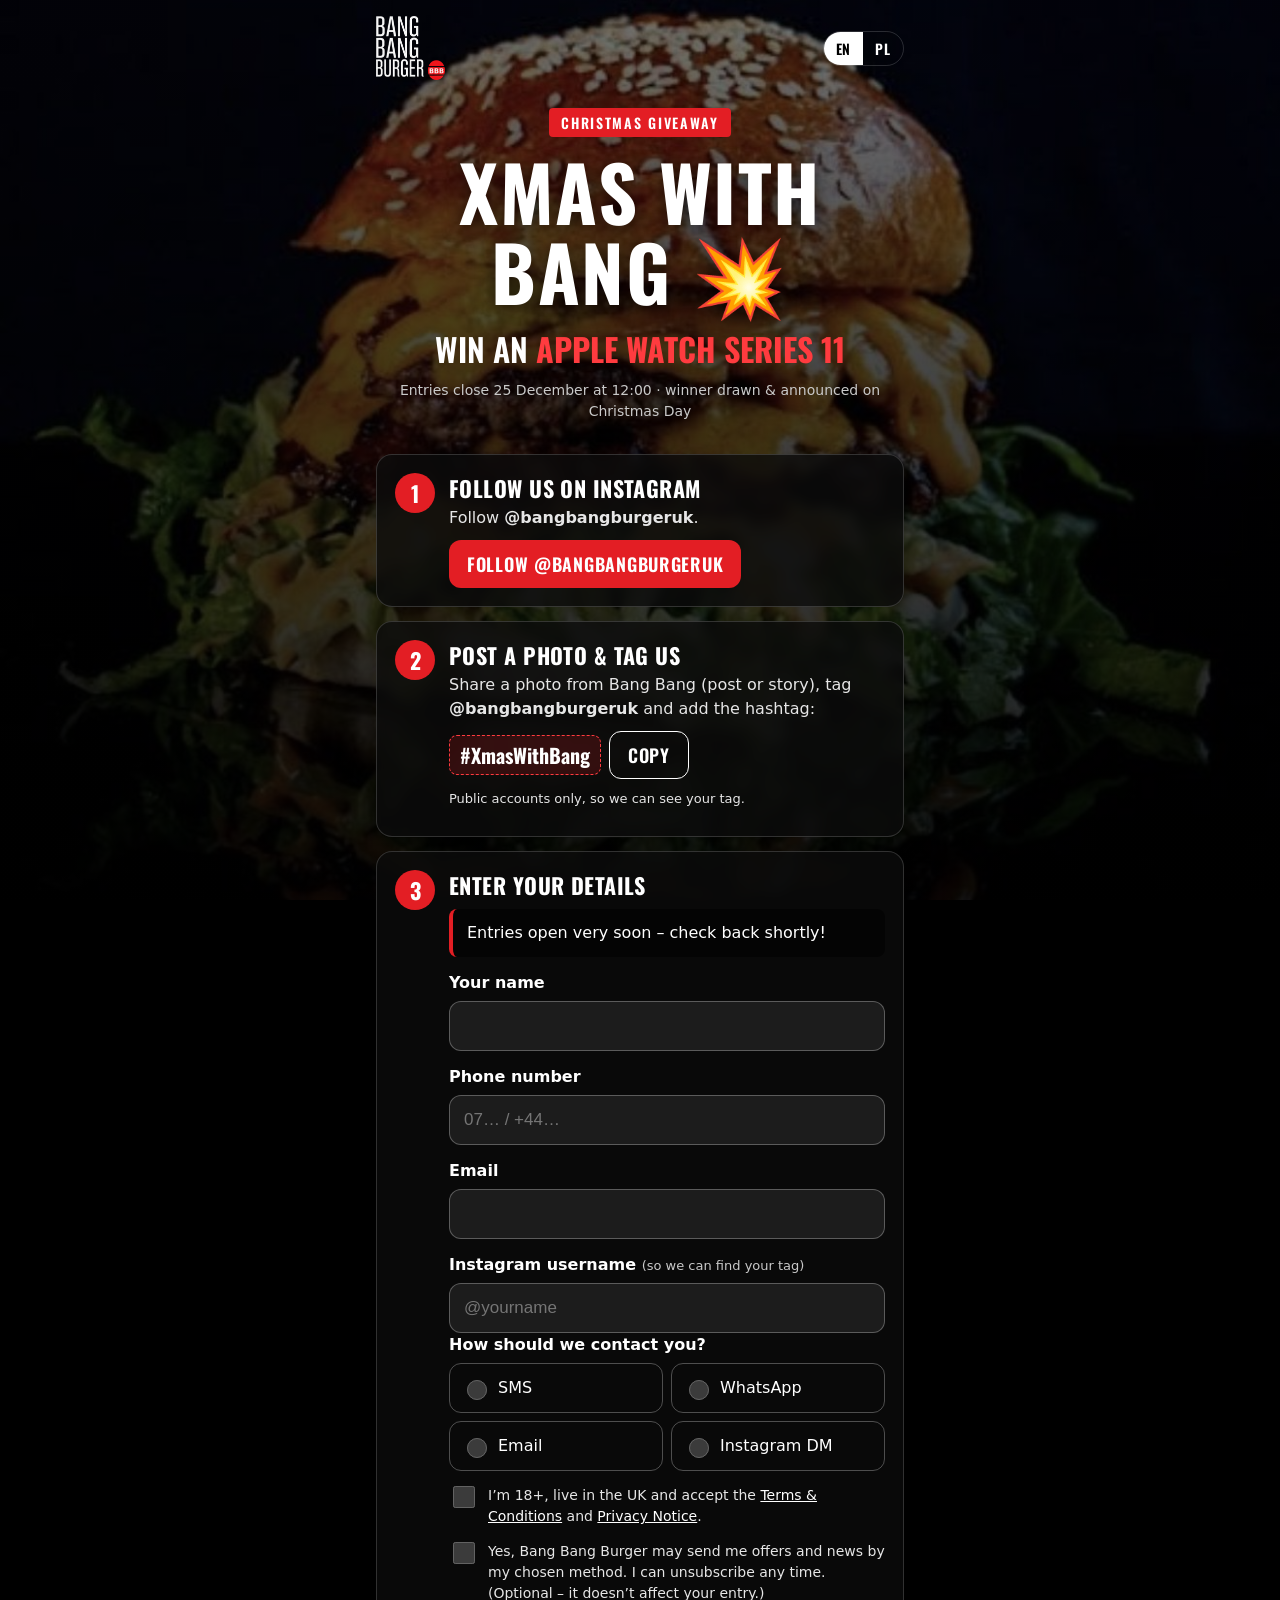
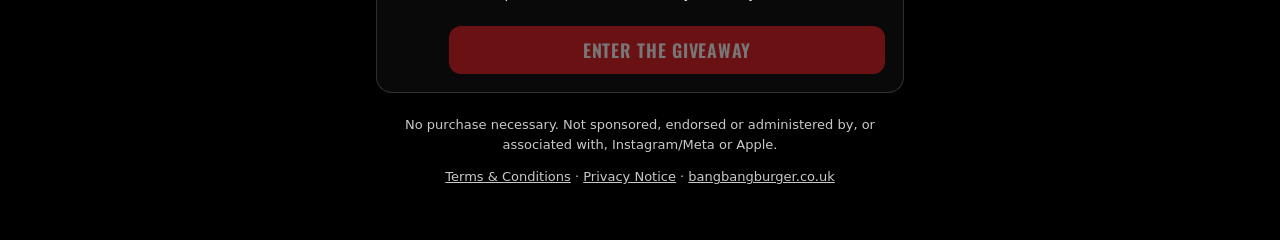
<file: index.html>
<!doctype html>
<html lang="en">
<head>
<meta charset="utf-8">
<meta name="viewport" content="width=device-width,initial-scale=1,viewport-fit=cover">
<title>Xmas with Bang 💥 – Win an Apple Watch Series 11 | Bang Bang Burger</title>
<meta name="description" content="Follow Bang Bang Burger on Instagram, post a photo with #XmasWithBang and enter to win an Apple Watch Series 11.">
<meta property="og:title" content="Xmas with Bang 💥 – Win an Apple Watch Series 11">
<meta property="og:description" content="Follow @bangbangburgeruk, tag #XmasWithBang and enter. Bang Bang Burger, London.">
<meta property="og:image" content="https://zdanektom.github.io/xmas-with-bang/assets/og.jpg">
<meta name="theme-color" content="#000000">
<link rel="icon" href="assets/favicon.png">
<link rel="apple-touch-icon" href="assets/apple-touch-icon.png">
<link rel="stylesheet" href="styles.css?v=4">
</head>
<body>
<div class="bg" aria-hidden="true"></div>
<main class="wrap">
  <div class="top">
    <a href="https://bangbangburger.co.uk/" aria-label="Bang Bang Burger"><img src="assets/logo-sm.png" alt="Bang Bang Burger" width="70" height="64"></a>
    <div class="lang" role="group" aria-label="Language">
      <button type="button" data-lang="en" aria-pressed="true">EN</button>
      <button type="button" data-lang="pl" aria-pressed="false">PL</button>
    </div>
  </div>

  <section class="hero">
    <span class="kicker" data-t="kicker">Christmas giveaway</span>
    <h1>Xmas with Bang <span class="boom">💥</span></h1>
    <p class="prize" data-t="prize" data-html>Win an <b>Apple Watch Series&nbsp;11</b></p>
    <p class="closes" id="closes"></p>
  </section>

  <div id="flow">
    <section class="card step">
      <div class="num">1</div>
      <div>
        <h2 data-t="s1h">Follow us on Instagram</h2>
        <p data-t="s1p" data-html>Follow <b>@bangbangburgeruk</b>.</p>
        <a class="btn" id="igFollow" href="https://www.instagram.com/bangbangburgeruk/" target="_blank" rel="noopener" data-t="s1b">Follow @bangbangburgeruk</a>
      </div>
    </section>

    <section class="card step">
      <div class="num">2</div>
      <div>
        <h2 data-t="s2h">Post a photo &amp; tag us</h2>
        <p data-t="s2p" data-html>Share a photo from Bang Bang (post or story), tag <b>@bangbangburgeruk</b> and add the hashtag:</p>
        <div class="row"><span class="tag" id="tag">#XmasWithBang</span><button class="btn ghost" type="button" id="copyTag" data-t="copy">Copy</button></div>
        <p class="small" style="margin-top:10px" data-t="s2n">Public accounts only, so we can see your tag.</p>
      </div>
    </section>

    <section class="card step">
      <div class="num">3</div>
      <div style="flex:1;min-width:0">
        <h2 data-t="s3h">Enter your details</h2>
        <div class="notice hidden" id="notOpen" data-t="notOpen">Entries open very soon – check back shortly!</div>
        <div class="notice hidden" id="closedMsg" data-t="closedMsg">This giveaway has closed. Thanks for taking part!</div>
        <form id="form" novalidate>
          <label for="name" data-t="fName">Your name</label>
          <input id="name" name="name" type="text" autocomplete="name" maxlength="80" required>
          <label for="phone" data-t="fPhone">Phone number</label>
          <input id="phone" name="phone" type="tel" autocomplete="tel" inputmode="tel" placeholder="07… / +44…" maxlength="30" required>
          <label for="email" data-t="fEmail">Email</label>
          <input id="email" name="email" type="email" autocomplete="email" inputmode="email" maxlength="120" required>
          <label for="instagram"><span data-t="fIg">Instagram username</span> <span class="opt" data-t="fIgOpt">(so we can find your tag)</span></label>
          <input id="instagram" name="instagram" type="text" autocapitalize="off" autocomplete="off" spellcheck="false" placeholder="@yourname" maxlength="40">
          <fieldset class="chips" id="contact">
            <legend data-t="fContact">How should we contact you?</legend>
            <label><input type="radio" name="contact" value="sms" required> SMS</label>
            <label><input type="radio" name="contact" value="whatsapp"> WhatsApp</label>
            <label><input type="radio" name="contact" value="email"> Email</label>
            <label><input type="radio" name="contact" value="instagram"> Instagram DM</label>
          </fieldset>
          <div class="hp" aria-hidden="true"><label>Website <input name="website" tabindex="-1" autocomplete="off"></label></div>
          <label class="check"><input type="checkbox" id="terms" required> <span data-t="cTerms" data-html>I’m 18+, live in the UK and accept the <a href="terms.html" target="_blank">Terms &amp; Conditions</a> and <a href="privacy.html" target="_blank">Privacy Notice</a>.</span></label>
          <label class="check"><input type="checkbox" id="marketing"> <span data-t="cMkt">Yes, Bang Bang Burger may send me offers and news by my chosen method. I can unsubscribe any time. (Optional – it doesn’t affect your entry.)</span></label>
          <p class="err" id="err" role="alert"></p>
          <button class="btn block" id="submit" type="submit" style="margin-top:12px" data-t="submit">Enter the giveaway</button>
        </form>
      </div>
    </section>
  </div>

  <section class="card success hidden" id="success" tabindex="-1">
    <div class="big">🎄💥</div>
    <h2 data-t="okH">You’re in!</h2>
    <p data-t="okP" data-html>Good luck! Don’t forget: follow <b>@bangbangburgeruk</b> and post your photo with <b>#XmasWithBang</b> before the closing date – we check tags before drawing the winner.</p>
    <p class="small" id="dupMsg" data-t="dup" hidden>You were already entered – one entry per person.</p>
    <div class="row" style="justify-content:center;margin-top:12px">
      <a class="btn" href="https://www.instagram.com/bangbangburgeruk/" target="_blank" rel="noopener" data-t="okIg">Open Instagram</a>
      <button class="btn ghost" type="button" id="copyTag2" data-t="copyTag">Copy #XmasWithBang</button>
    </div>
  </section>

  <footer>
    <p data-t="foot" data-html>No purchase necessary. Not sponsored, endorsed or administered by, or associated with, Instagram/Meta or Apple.</p>
    <p><a href="terms.html" data-t="tc">Terms &amp; Conditions</a> · <a href="privacy.html" data-t="pn">Privacy Notice</a> · <a href="https://bangbangburger.co.uk/">bangbangburger.co.uk</a></p>
  </footer>
</main>
<script src="config.js?v=4"></script>
<script src="app.js?v=4"></script>
</body>
</html>
</file>
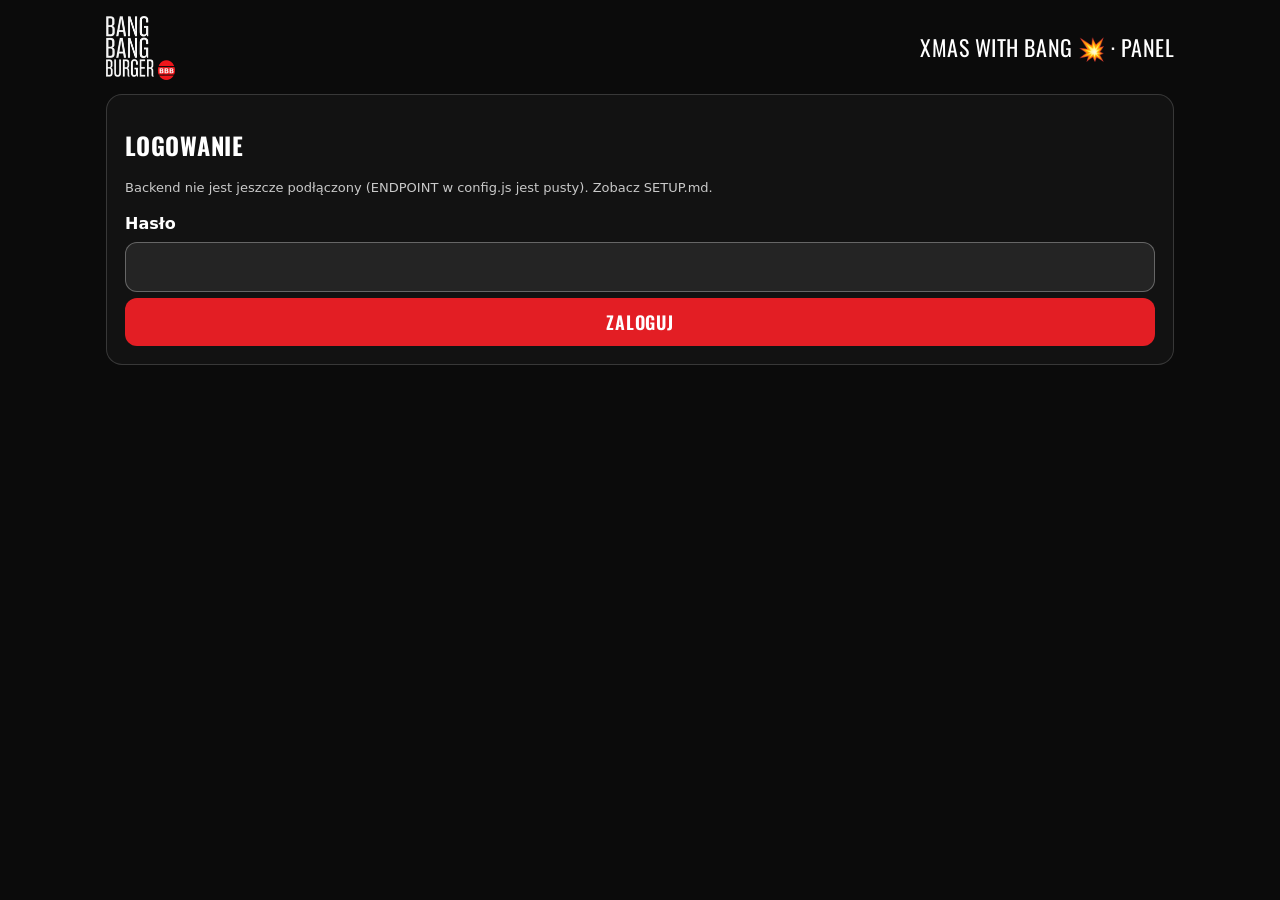
<file: admin/index.html>
<!doctype html>
<html lang="pl">
<head>
<meta charset="utf-8">
<meta name="viewport" content="width=device-width,initial-scale=1">
<meta name="robots" content="noindex,nofollow">
<title>Panel – Xmas with Bang</title>
<link rel="icon" href="../assets/favicon.png">
<link rel="stylesheet" href="../styles.css?v=4">
<link rel="stylesheet" href="admin.css?v=4">
</head>
<body class="admin">
<main class="wrap wide">
  <div class="top">
    <img src="../assets/logo-sm.png" alt="Bang Bang Burger" width="70" height="64">
    <div class="row"><span class="cond" style="font-size:22px">Xmas with Bang 💥 · Panel</span>
    <button class="btn ghost sm hidden" id="logout" type="button">Wyloguj</button></div>
  </div>

  <section class="card" id="loginCard">
    <h2>Logowanie</h2>
    <p class="small" id="noEndpoint" hidden>Backend nie jest jeszcze podłączony (ENDPOINT w config.js jest pusty). Zobacz SETUP.md.</p>
    <form id="loginForm">
      <label for="pw">Hasło</label>
      <input id="pw" type="password" autocomplete="current-password" required style="width:100%;min-height:50px;padding:12px;border-radius:12px;border:1px solid rgba(255,255,255,.3);background:rgba(255,255,255,.08);color:#fff;font-size:17px">
      <p class="err" id="loginErr" role="alert"></p>
      <button class="btn block" type="submit">Zaloguj</button>
    </form>
  </section>

  <div id="app" class="hidden">
    <section class="stats" id="stats"></section>
    <nav class="tabs" role="tablist">
      <button type="button" data-tab="entries" aria-selected="true">Zgłoszenia</button>
      <button type="button" data-tab="draw" aria-selected="false">Losowanie</button>
      <button type="button" data-tab="send" aria-selected="false">Wyślij wiadomość</button>
    </nav>

    <section class="card tab" id="tab-entries">
      <div class="row">
        <input id="q" type="search" placeholder="Szukaj: imię, e-mail, telefon, @instagram" class="search">
        <select id="filter" class="sel">
          <option value="all">Wszyscy</option><option value="consent">Ze zgodą marketingową</option>
          <option value="verified">Zweryfikowani (#XmasWithBang)</option><option value="qr">Z kodu QR</option>
        </select>
        <button class="btn sm" id="csv" type="button">Eksport CSV</button>
        <button class="btn ghost sm" id="refresh" type="button">Odśwież</button>
        <a class="btn ghost sm" id="sheetLink" target="_blank" rel="noopener">Arkusz Google</a>
      </div>
      <p class="small" id="count"></p>
      <div class="tablewrap"><table id="table"><thead><tr>
        <th>Kiedy</th><th>Imię</th><th>Telefon</th><th>E-mail</th><th>Instagram</th><th>Kontakt</th><th>Zgoda</th><th title="Sprawdzone oznaczenie na Instagramie">Zweryf.</th><th></th>
      </tr></thead><tbody></tbody></table></div>
      <p class="small">„Zweryf.” zaznacz, gdy sprawdzisz na Instagramie, że osoba obserwuje profil i oznaczyła zdjęcie #XmasWithBang.</p>
    </section>

    <section class="card tab hidden" id="tab-draw">
      <h2>Losowanie zwycięzcy</h2>
      <label class="check"><input type="checkbox" id="onlyVerified" checked> Losuj tylko spośród zweryfikowanych</label>
      <p class="small" id="poolInfo"></p>
      <button class="btn" id="drawBtn" type="button">🎲 Losuj</button>
      <div id="drawResult" class="drawres hidden"></div>
      <p class="small">Losowanie używa kryptograficznie losowej liczby (crypto.getRandomValues). Każda osoba = 1 los. Zwycięzcy: <span id="winners">–</span></p>
    </section>

    <section class="card tab hidden" id="tab-send">
      <h2>Wiadomość do wszystkich</h2>
      <p class="small">Wysyłamy tylko do osób, które zaznaczyły zgodę marketingową i się nie wypisały (wymóg UK GDPR/PECR). <b>{name}</b> zostanie zastąpione imieniem.</p>
      <label for="subj">Temat (e-mail)</label>
      <input id="subj" type="text" class="inp" maxlength="150" value="🎄 Xmas with Bang 💥">
      <label for="msg">Treść</label>
      <textarea id="msg" rows="6" class="inp" maxlength="1500">Hi {name}! 🎄 This week at Bang Bang Burger: …</textarea>
      <label for="scope">E-mail wyślij do</label>
      <select id="scope" class="sel">
        <option value="email_pref">osób, które wybrały e-mail</option>
        <option value="all_consented">wszystkich ze zgodą (każdy podał e-mail)</option>
      </select>
      <div class="row" style="margin-top:12px">
        <button class="btn ghost" id="testBtn" type="button">Wyślij test do mnie</button>
        <button class="btn" id="sendBtn" type="button">Wyślij e-mail do wszystkich</button>
      </div>
      <p class="small" id="quota"></p>
      <div id="sendResult" class="notice hidden"></div>

      <h3 style="margin-top:26px">SMS · WhatsApp · Instagram DM</h3>
      <p class="small">Masowe SMS/WhatsApp wymagają płatnego dostawcy (np. Twilio). Tutaj każdy kontakt ma gotowy przycisk z wpisaną wiadomością – klikasz, telefon otwiera czat, naciskasz „Wyślij”. Postęp zapisuje się na tym urządzeniu.</p>
      <div class="row">
        <select id="chan" class="sel"><option value="whatsapp">WhatsApp</option><option value="sms">SMS</option><option value="instagram">Instagram DM</option></select>
        <button class="btn ghost sm" id="copyNums" type="button">Kopiuj numery</button>
        <button class="btn ghost sm" id="copyMsg" type="button">Kopiuj treść</button>
        <button class="btn ghost sm" id="resetDone" type="button">Wyczyść „wysłane”</button>
      </div>
      <p class="small" id="chanInfo"></p>
      <ul id="chanList" class="chanlist"></ul>
      <h3 style="margin-top:26px">Historia e-maili</h3>
      <ul id="history" class="small"></ul>
    </section>
  </div>
</main>
<script src="../config.js?v=4"></script>
<script src="admin.js?v=4"></script>
</body>
</html>
</file>
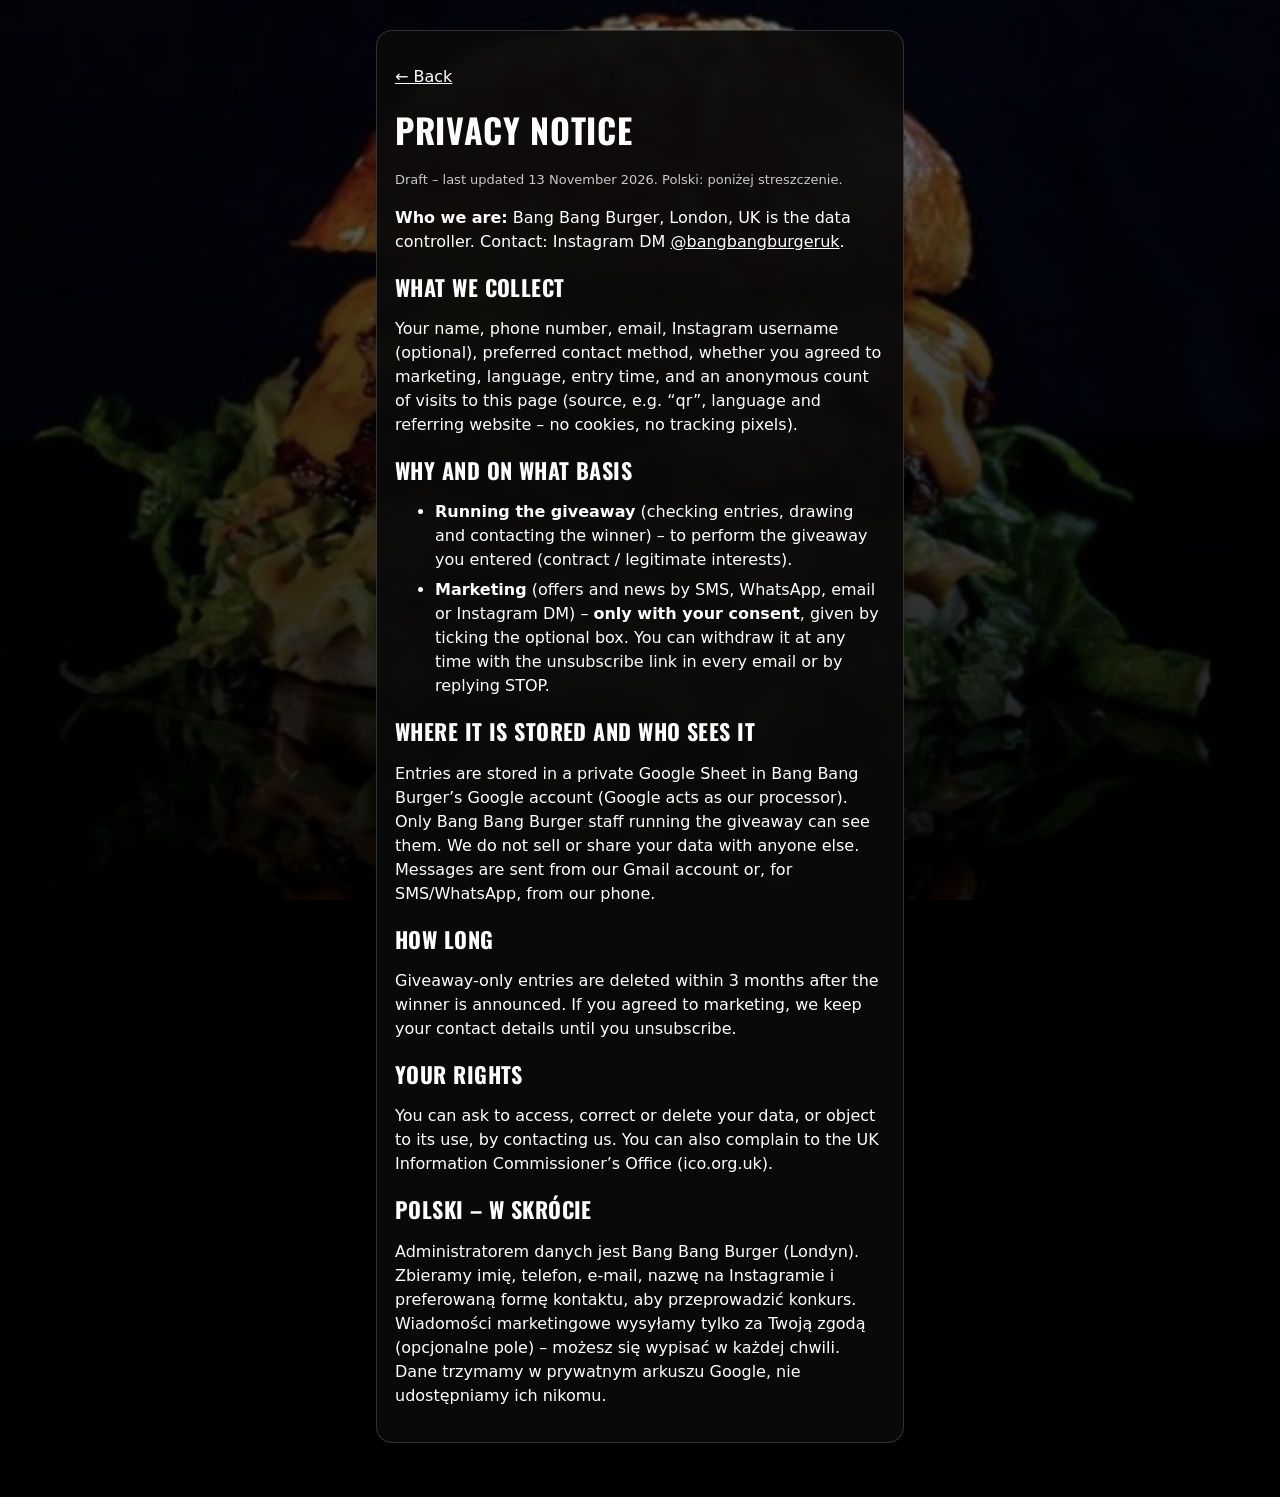
<file: privacy.html>
<!doctype html>
<html lang="en"><head><meta charset="utf-8"><meta name="viewport" content="width=device-width,initial-scale=1">
<title>Privacy Notice – Xmas with Bang 💥</title><link rel="icon" href="assets/favicon.png"><link rel="stylesheet" href="styles.css?v=4"></head>
<body><div class="bg" aria-hidden="true"></div>
<main class="wrap"><div class="card doc">
<p><a href="./">← Back</a></p>
<h1>Privacy Notice</h1>
<p class="small">Draft – last updated 13 November 2026. Polski: poniżej streszczenie.</p>
<p><b>Who we are:</b> Bang Bang Burger, London, UK is the data controller. Contact: <span class="contact"></span>.</p>
<h2>What we collect</h2>
<p>Your name, phone number, email, Instagram username (optional), preferred contact method, whether you agreed to marketing, language, entry time, and an anonymous count of visits to this page (source, e.g. “qr”, language and referring website – no cookies, no tracking pixels).</p>
<h2>Why and on what basis</h2>
<ul>
<li><b>Running the giveaway</b> (checking entries, drawing and contacting the winner) – to perform the giveaway you entered (contract / legitimate interests).</li>
<li><b>Marketing</b> (offers and news by SMS, WhatsApp, email or Instagram DM) – <b>only with your consent</b>, given by ticking the optional box. You can withdraw it at any time with the unsubscribe link in every email or by replying STOP.</li>
</ul>
<h2>Where it is stored and who sees it</h2>
<p>Entries are stored in a private Google Sheet in Bang Bang Burger’s Google account (Google acts as our processor). Only Bang Bang Burger staff running the giveaway can see them. We do not sell or share your data with anyone else. Messages are sent from our Gmail account or, for SMS/WhatsApp, from our phone.</p>
<h2>How long</h2>
<p>Giveaway-only entries are deleted within 3 months after the winner is announced. If you agreed to marketing, we keep your contact details until you unsubscribe.</p>
<h2>Your rights</h2>
<p>You can ask to access, correct or delete your data, or object to its use, by contacting us. You can also complain to the UK Information Commissioner’s Office (ico.org.uk).</p>
<h2>Polski – w skrócie</h2>
<p>Administratorem danych jest Bang Bang Burger (Londyn). Zbieramy imię, telefon, e-mail, nazwę na Instagramie i preferowaną formę kontaktu, aby przeprowadzić konkurs. Wiadomości marketingowe wysyłamy tylko za Twoją zgodą (opcjonalne pole) – możesz się wypisać w każdej chwili. Dane trzymamy w prywatnym arkuszu Google, nie udostępniamy ich nikomu.</p>
</div></main>
<script src="config.js?v=4"></script>
<script src="legal.js?v=4"></script>
</body></html>
</file>
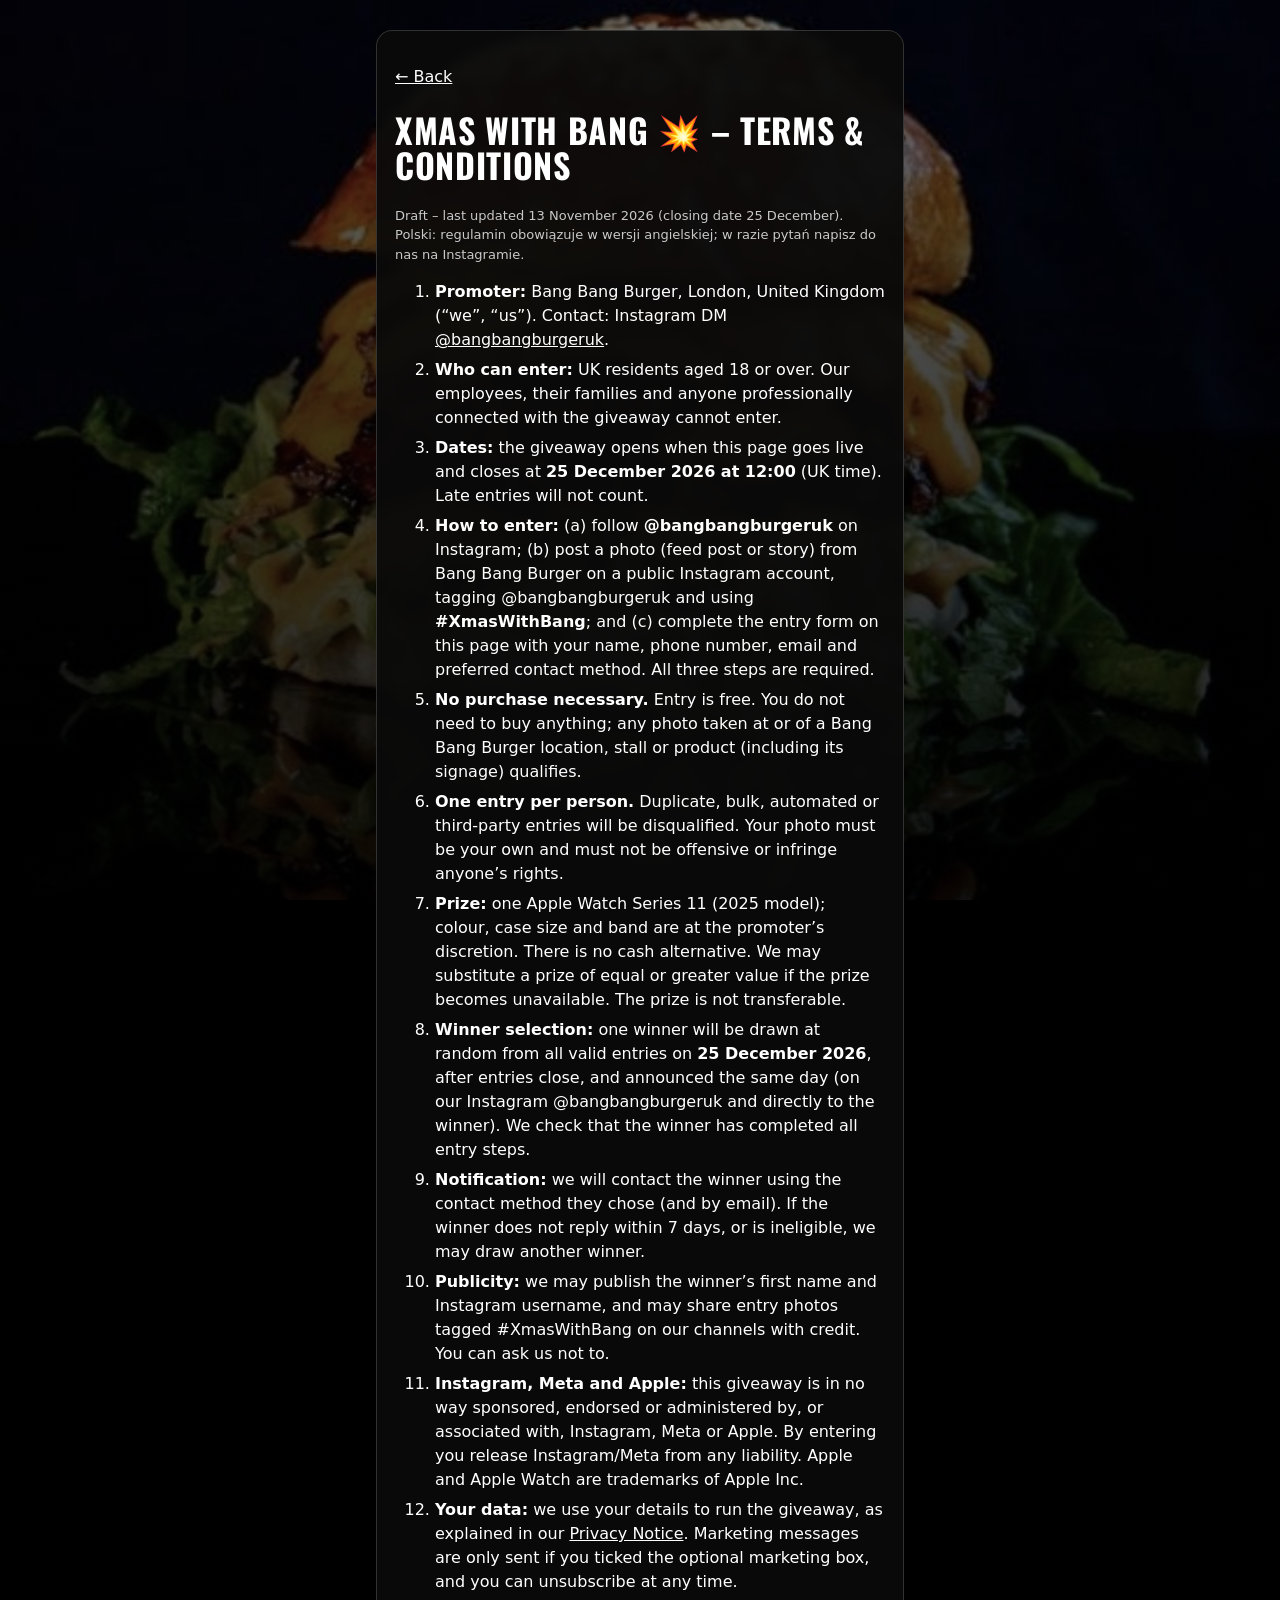
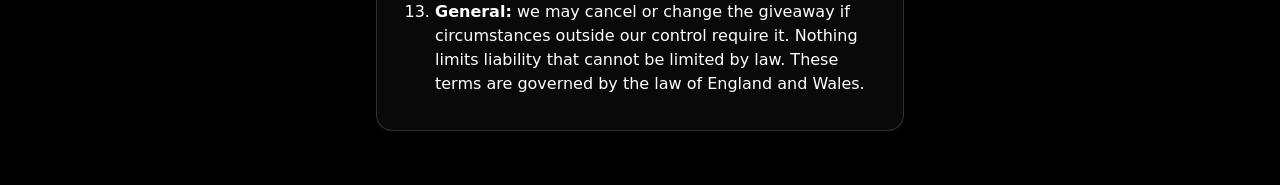
<file: terms.html>
<!doctype html>
<html lang="en"><head><meta charset="utf-8"><meta name="viewport" content="width=device-width,initial-scale=1">
<title>Terms &amp; Conditions – Xmas with Bang 💥</title><link rel="icon" href="assets/favicon.png"><link rel="stylesheet" href="styles.css?v=4"></head>
<body><div class="bg" aria-hidden="true"></div>
<main class="wrap"><div class="card doc">
<p><a href="./">← Back</a></p>
<h1>Xmas with Bang 💥 – Terms &amp; Conditions</h1>
<p class="small">Draft – last updated 13 November 2026 (closing date 25 December). Polski: regulamin obowiązuje w wersji angielskiej; w razie pytań napisz do nas na Instagramie.</p>
<ol>
<li><b>Promoter:</b> Bang Bang Burger, London, United Kingdom (“we”, “us”). Contact: <span class="contact"></span>.</li>
<li><b>Who can enter:</b> UK residents aged 18 or over. Our employees, their families and anyone professionally connected with the giveaway cannot enter.</li>
<li><b>Dates:</b> the giveaway opens when this page goes live and closes at <b class="closesAt"></b> (UK time). Late entries will not count.</li>
<li><b>How to enter:</b> (a) follow <b>@bangbangburgeruk</b> on Instagram; (b) post a photo (feed post or story) from Bang Bang Burger on a public Instagram account, tagging @bangbangburgeruk and using <b>#XmasWithBang</b>; and (c) complete the entry form on this page with your name, phone number, email and preferred contact method. All three steps are required.</li>
<li><b>No purchase necessary.</b> Entry is free. You do not need to buy anything; any photo taken at or of a Bang Bang Burger location, stall or product (including its signage) qualifies.</li>
<li><b>One entry per person.</b> Duplicate, bulk, automated or third-party entries will be disqualified. Your photo must be your own and must not be offensive or infringe anyone’s rights.</li>
<li><b>Prize:</b> one Apple Watch Series 11 (2025 model); colour, case size and band are at the promoter’s discretion. There is no cash alternative. We may substitute a prize of equal or greater value if the prize becomes unavailable. The prize is not transferable.</li>
<li><b>Winner selection:</b> one winner will be drawn at random from all valid entries on <b class="drawDate"></b>, after entries close, and announced the same day (on our Instagram @bangbangburgeruk and directly to the winner). We check that the winner has completed all entry steps.</li>
<li><b>Notification:</b> we will contact the winner using the contact method they chose (and by email). If the winner does not reply within 7 days, or is ineligible, we may draw another winner.</li>
<li><b>Publicity:</b> we may publish the winner’s first name and Instagram username, and may share entry photos tagged #XmasWithBang on our channels with credit. You can ask us not to.</li>
<li><b>Instagram, Meta and Apple:</b> this giveaway is in no way sponsored, endorsed or administered by, or associated with, Instagram, Meta or Apple. By entering you release Instagram/Meta from any liability. Apple and Apple Watch are trademarks of Apple Inc.</li>
<li><b>Your data:</b> we use your details to run the giveaway, as explained in our <a href="privacy.html">Privacy Notice</a>. Marketing messages are only sent if you ticked the optional marketing box, and you can unsubscribe at any time.</li>
<li><b>General:</b> we may cancel or change the giveaway if circumstances outside our control require it. Nothing limits liability that cannot be limited by law. These terms are governed by the law of England and Wales.</li>
</ol>
</div></main>
<script src="config.js?v=4"></script>
<script src="legal.js?v=4"></script>
</body></html>
</file>
<file: styles.css>
@font-face{font-family:Oswald;src:url(assets/oswald-latin-ext.woff2) format('woff2');font-weight:200 700;font-display:swap;unicode-range:U+0100-02BA,U+02BD-02C5,U+02C7-02CC,U+02CE-02D7,U+02DD-02FF,U+0304,U+0308,U+0329,U+1D00-1DBF,U+1E00-1E9F,U+1EF2-1EFF,U+2020,U+20A0-20AB,U+20AD-20C4,U+2113,U+2C60-2C7F,U+A720-A7FF}
@font-face{font-family:Oswald;src:url(assets/oswald-latin.woff2) format('woff2');font-weight:200 700;font-display:swap;unicode-range:U+0000-00FF,U+0131,U+0152-0153,U+02BB-02BC,U+02C6,U+02DA,U+02DC,U+0304,U+0308,U+0329,U+2000-206F,U+20AC,U+2122,U+2191,U+2193,U+2212,U+2215,U+FEFF,U+FFFD}
:root{--red:#e31e24;--red2:#ff3b3f;--ink:#0b0b0b;--card:rgba(12,12,12,.78);--line:rgba(255,255,255,.16);--muted:#c9c9c9;color-scheme:dark}
*{box-sizing:border-box}
html,body{margin:0;min-height:100%}
body{font:16px/1.5 system-ui,-apple-system,"Segoe UI",Roboto,Arial,sans-serif;color:#fff;background:#000}
.bg{position:fixed;inset:0;z-index:-1;background:url(assets/bg.jpg?v=4) center/cover no-repeat,radial-gradient(120% 80% at 50% 0%,#5a0b0e 0%,#1a0405 45%,#000 100%);background-color:#000}
.bg::after{content:"";position:absolute;inset:0;background:linear-gradient(180deg,rgba(0,0,0,.55) 0%,rgba(0,0,0,.72) 40%,rgba(0,0,0,.9) 100%)}
.wrap{max-width:560px;margin:0 auto;padding:16px 16px 40px}
.top{display:flex;align-items:center;justify-content:space-between;gap:12px}
.top img{height:64px;width:auto;display:block}
.lang{display:flex;border:1px solid var(--line);border-radius:999px;overflow:hidden}
.lang button{background:transparent;color:#fff;border:0;padding:6px 12px;font:600 14px Oswald,sans-serif;letter-spacing:.06em;cursor:pointer}
.lang button[aria-pressed=true]{background:#fff;color:#000}
h1,h2,h3,.cond{font-family:Oswald,"Arial Narrow",sans-serif;text-transform:uppercase;letter-spacing:.02em;line-height:1.05}
.hero{text-align:center;padding:28px 0 18px}
.hero .kicker{display:inline-block;background:var(--red);color:#fff;font:600 14px Oswald,sans-serif;letter-spacing:.12em;padding:4px 12px;border-radius:4px;text-transform:uppercase}
.hero h1{font-size:clamp(46px,14vw,76px);margin:14px 0 6px;font-weight:700;text-shadow:0 3px 18px rgba(0,0,0,.6)}
.hero h1 .boom{font-family:system-ui}
.hero .prize{font:600 clamp(22px,6.4vw,32px) Oswald,sans-serif;text-transform:uppercase;margin:0}
.hero .prize b{color:var(--red2)}
.hero .closes{color:var(--muted);margin:8px 0 0;font-size:14px}
.card{background:var(--card);border:1px solid var(--line);border-radius:16px;padding:18px;margin:14px 0;backdrop-filter:blur(6px);-webkit-backdrop-filter:blur(6px)}
.step{display:flex;gap:14px;align-items:flex-start}
.num{flex:0 0 40px;height:40px;border-radius:50%;background:var(--red);display:grid;place-items:center;font:700 22px Oswald,sans-serif}
.step h2{font-size:22px;margin:4px 0 6px}
.step p{margin:0 0 10px;color:#e6e6e6}
.btn{display:inline-flex;align-items:center;justify-content:center;gap:8px;min-height:48px;padding:10px 18px;border-radius:12px;border:0;background:var(--red);color:#fff;font:600 18px Oswald,sans-serif;letter-spacing:.04em;text-transform:uppercase;text-decoration:none;cursor:pointer}
.btn:hover{background:var(--red2)}
.btn.ghost{background:transparent;border:1px solid #fff}
.btn.block{width:100%}
.btn[disabled]{opacity:.45;cursor:not-allowed}
.tag{font:700 20px Oswald,sans-serif;color:#fff;background:rgba(227,30,36,.18);border:1px dashed var(--red2);padding:4px 10px;border-radius:8px;user-select:all}
.row{display:flex;gap:8px;flex-wrap:wrap;align-items:center}
label{display:block;font-weight:600;margin:14px 0 6px}
.opt{font-weight:400;color:var(--muted);font-size:13px}
input[type=text],input[type=email],input[type=tel]{width:100%;min-height:50px;padding:12px 14px;border-radius:12px;border:1px solid rgba(255,255,255,.28);background:rgba(255,255,255,.08);color:#fff;font-size:17px}
input:focus{outline:2px solid var(--red2);outline-offset:1px}
input[aria-invalid=true]{border-color:var(--red2)}
.chips{display:grid;grid-template-columns:1fr 1fr;gap:8px;border:0;padding:0;margin:0}
.chips legend{font-weight:600;margin:14px 0 6px;padding:0}
.chips label{margin:0;display:flex;align-items:center;gap:8px;min-height:50px;padding:10px 12px;border:1px solid rgba(255,255,255,.28);border-radius:12px;font-weight:500;cursor:pointer}
.chips input{accent-color:var(--red);width:20px;height:20px}
.chips label:has(input:checked){border-color:var(--red2);background:rgba(227,30,36,.2)}
.check{display:flex;gap:10px;align-items:flex-start;font-weight:400;font-size:14px;color:#e6e6e6;margin:14px 0 0}
.check input{flex:0 0 22px;width:22px;height:22px;margin-top:1px;accent-color:var(--red)}
a{color:#fff}
.err{color:#ffb3b5;font-size:14px;margin:6px 0 0;min-height:0}
.notice{border-left:4px solid var(--red);background:rgba(0,0,0,.55);padding:12px 14px;border-radius:8px;margin:12px 0}
.hp{position:absolute;left:-9999px;width:1px;height:1px;overflow:hidden}
.small{font-size:13px;color:var(--muted)}
footer{text-align:center;font-size:13px;color:var(--muted);margin-top:22px}
footer a{color:var(--muted)}
.success{text-align:center}
.success .big{font-size:64px;line-height:1}
.success h2{font-size:40px;margin:10px 0}
.hidden{display:none!important}
.toast{position:fixed;left:50%;bottom:24px;transform:translateX(-50%);background:#fff;color:#000;padding:10px 16px;border-radius:10px;font-weight:600;box-shadow:0 6px 20px rgba(0,0,0,.4)}
.doc{background:rgba(10,10,10,.92)}
.doc h1{font-size:34px}.doc h2{font-size:22px;margin-top:22px}
.doc li{margin:6px 0}
</file>
<file: admin/admin.css>
.admin .bg{display:none}
body.admin{background:#0b0b0b}
.wrap.wide{max-width:1100px}
.btn.sm{min-height:40px;padding:6px 12px;font-size:15px}
.stats{display:grid;grid-template-columns:repeat(auto-fit,minmax(150px,1fr));gap:10px;margin:16px 0}
.stat{background:#151515;border:1px solid var(--line);border-radius:14px;padding:14px}
.stat b{display:block;font:700 34px Oswald,sans-serif}
.stat span{color:var(--muted);font-size:13px}
.stat.red{background:var(--red);border-color:var(--red)}
.stat.red span{color:#fff}
.tabs{display:flex;gap:6px;flex-wrap:wrap}
.tabs button{background:#1a1a1a;color:#fff;border:1px solid var(--line);border-radius:10px;padding:10px 16px;font:600 16px Oswald,sans-serif;text-transform:uppercase;cursor:pointer}
.tabs button[aria-selected=true]{background:#fff;color:#000}
.admin .card{background:#121212;backdrop-filter:none}
.search{flex:1;min-width:200px;min-height:42px;padding:8px 12px;border-radius:10px;border:1px solid rgba(255,255,255,.28);background:#1b1b1b;color:#fff;font-size:16px}
.sel,.inp{min-height:42px;padding:8px 12px;border-radius:10px;border:1px solid rgba(255,255,255,.28);background:#1b1b1b;color:#fff;font-size:16px}
.inp{width:100%;font-family:inherit}
.tablewrap{overflow:auto;margin-top:8px}
table{border-collapse:collapse;width:100%;font-size:14px}
th,td{text-align:left;padding:8px;border-bottom:1px solid var(--line);white-space:nowrap}
th{font:600 13px Oswald,sans-serif;text-transform:uppercase;color:var(--muted);position:sticky;top:0;background:#121212}
td input{width:20px;height:20px;accent-color:var(--red)}
.pill{display:inline-block;padding:1px 8px;border-radius:999px;background:#2a2a2a;font-size:12px}
.pill.win{background:var(--red)}
.drawres{margin:16px 0;padding:18px;border-radius:14px;background:#1b1b1b;border:2px solid var(--red);text-align:center}
.drawres .who{font:700 34px Oswald,sans-serif;text-transform:uppercase}
.chanlist{list-style:none;padding:0;margin:10px 0}
.chanlist li{display:flex;align-items:center;gap:10px;padding:8px 0;border-bottom:1px solid var(--line);flex-wrap:wrap}
.chanlist li.done{opacity:.45}
.chanlist .nm{flex:1;min-width:160px}
.icon-btn{background:none;border:0;color:var(--muted);cursor:pointer;font-size:13px;text-decoration:underline}
</file>
